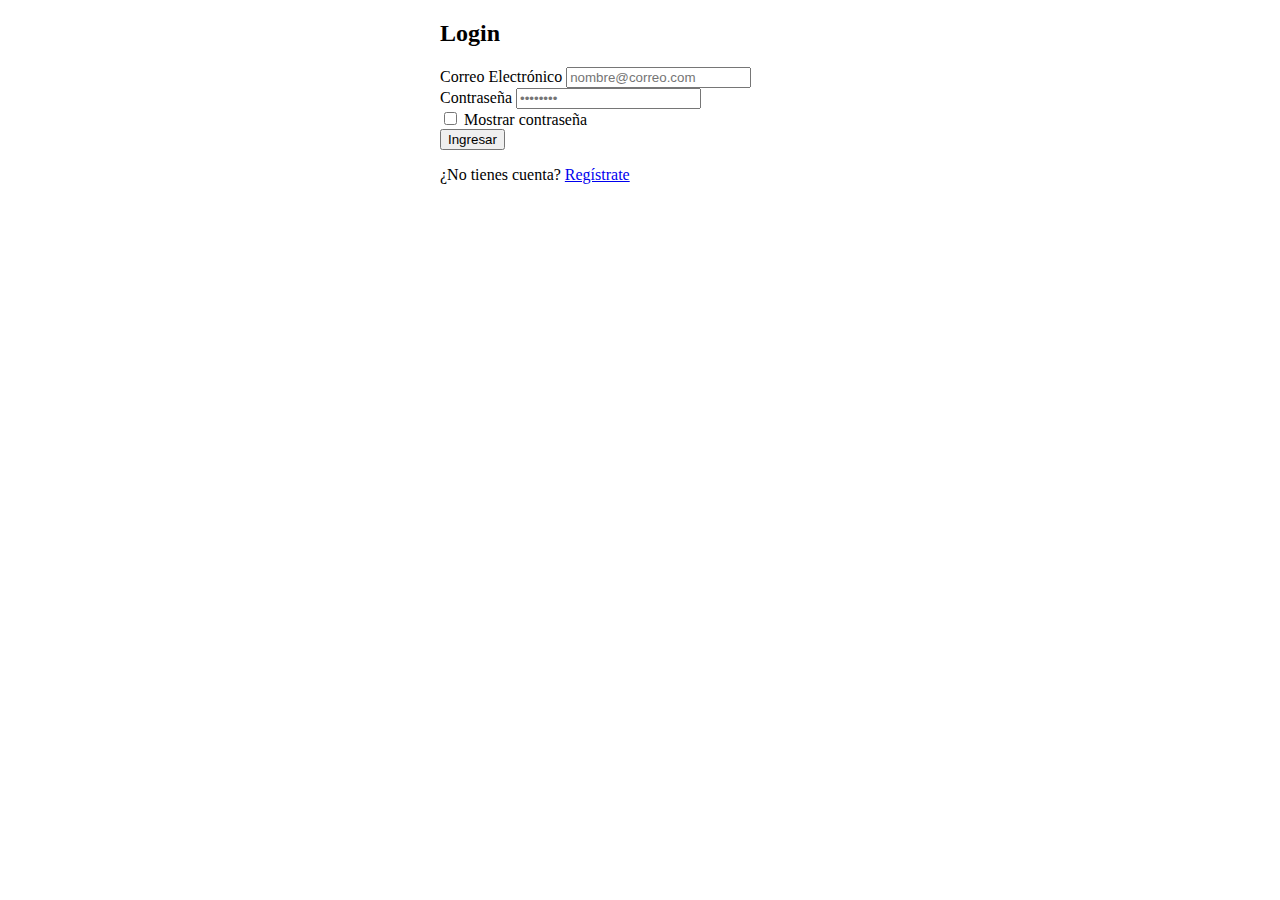
<file: index.html>
<!DOCTYPE html>
<html lang="en">

<head>
  <meta charset="UTF-8">
  <meta name="viewport" content="width=device-width, initial-scale=1.0">
  <link rel="stylesheet" href="/css/styles.css">
  <link href="https://cdn.jsdelivr.net/npm/bootstrap@5.3.8/dist/css/bootstrap.min.css" rel="stylesheet"
    integrity="sha384-sRIl4kxILFvY47J16cr9ZwB07vP4J8+LH7qKQnuqkuIAvNWLzeN8tE5YBujZqJLB" crossorigin="anonymous">
  <title>Login</title>
</head>

<body class="index">

  <div class="container d-flex justify-content-center align-items-center vh-100">
    <div class="card p-4 shadow-lg border-0" >
      <div class="card-body">
        <h2 class="text-center mb-4 fw-bold text-primary">Login</h2>

        <form id="login">
          <div class="mb-3">
            <label for="mail" class="form-label fw-semibold">Correo Electrónico</label>
            <input type="email" class="form-control" id="mail" placeholder="nombre@correo.com">
          </div>

          <div class="mb-3">
            <label for="pass" class="form-label fw-semibold">Contraseña</label>
            <input type="password" class="form-control" id="pass" placeholder="••••••••">
          </div>

          <div id="error-container" class="mt-2"></div>

          <div class="mb-3 form-check">
            <input type="checkbox" class="form-check-input" id="check">
            <label class="form-check-label" for="check">Mostrar contraseña</label>
          </div>

          <button type="submit" class="btn btn-primary w-100 py-2 mb-3 fw-bold">Ingresar</button>
        </form>

        <div class="text-center">
          <p class="small text-muted">¿No tienes cuenta?
            <a href="/registrar.html" class="text-decoration-none">Regístrate</a>
          </p>
        </div>
      </div>
    </div>
  </div>
  <script src="/js/jquery-3.7.1.min.js"></script>
  <script src="/js/main.js"></script>
  <script src="https://cdn.jsdelivr.net/npm/bootstrap@5.3.8/dist/js/bootstrap.bundle.min.js"
    integrity="sha384-FKyoEForCGlyvwx9Hj09JcYn3nv7wiPVlz7YYwJrWVcXK/BmnVDxM+D2scQbITxI"
    crossorigin="anonymous"></script>

</body>

</html>
</file>
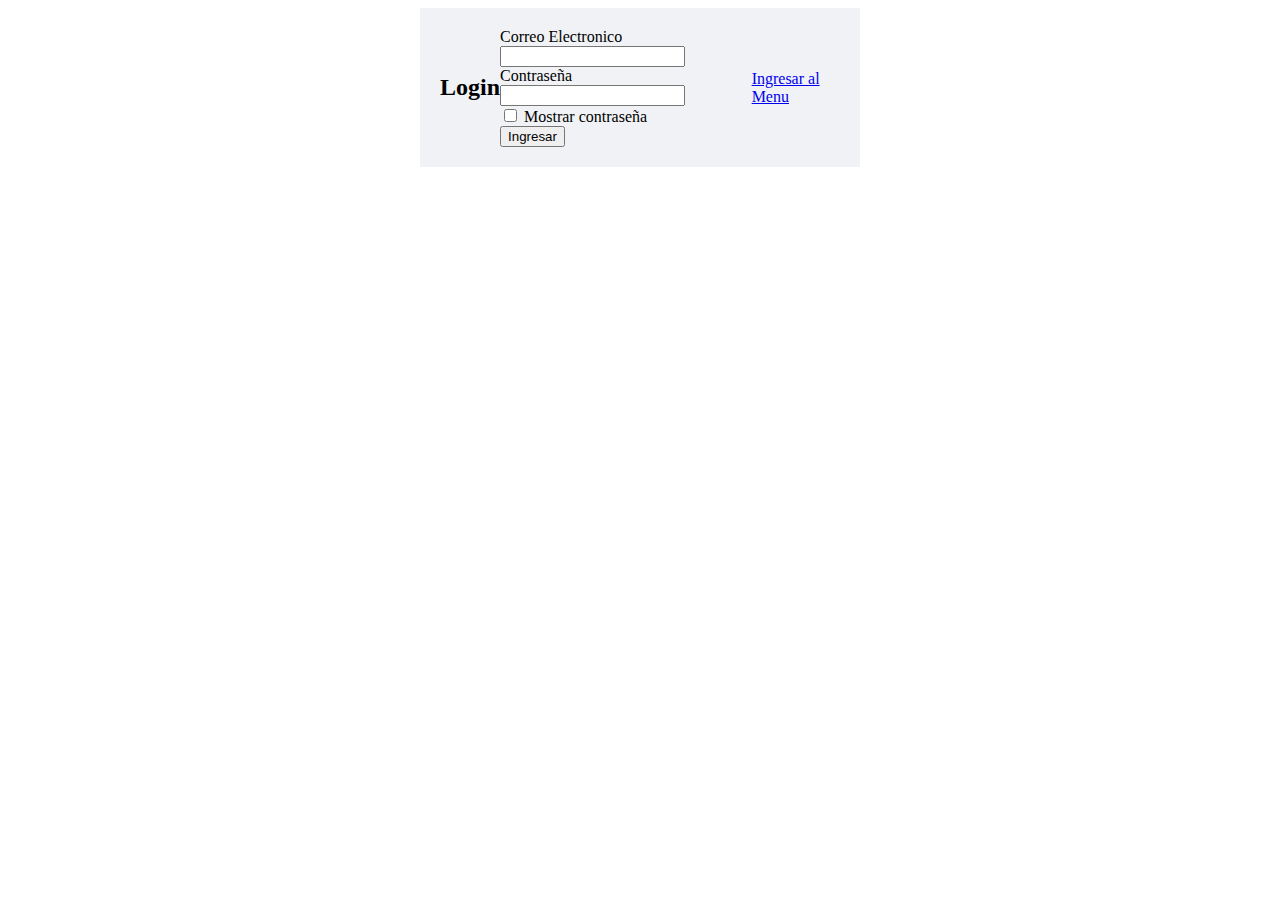
<file: wallet/index.html>
<!DOCTYPE html>
<html lang="en">

<head>
  <meta charset="UTF-8">
  <meta name="viewport" content="width=device-width, initial-scale=1.0">
  <link rel="stylesheet" href="/css/styles.css">
  <link href="https://cdn.jsdelivr.net/npm/bootstrap@5.3.8/dist/css/bootstrap.min.css" rel="stylesheet"
    integrity="sha384-sRIl4kxILFvY47J16cr9ZwB07vP4J8+LH7qKQnuqkuIAvNWLzeN8tE5YBujZqJLB" crossorigin="anonymous">
  <title>Login</title>
</head>

<body class="index">

  <div class="container index">
    <h2>Login</h2>
    <form>
  <div class="mb-3 w-50">
    <label for="exampleInputEmail1" class="form-label">Correo Electronico</label>
    <input type="email" class="form-control" id="mail" aria-describedby="emailHelp">
  </div>
  <div class="mb-3 w-50">
    <label for="exampleInputPassword1" class="form-label">Contraseña</label>
    <input type="password" class="form-control" id="pass">
  </div>
  <div class="mb-3 form-check">
    <input type="checkbox" class="form-check-input" id="check">
    <label class="form-check-label" for="exampleCheck1">Mostrar contraseña</label>
  </div>
  <button id="login" type="submit" class="btn btn-primary m-1">Ingresar</button>
</form>

    <a href="/menu.html" class="btn btn-secondary">Ingresar al Menu</a>
  </div>


      <script src="/js/main.js"></script>
      <script src="https://cdn.jsdelivr.net/npm/bootstrap@5.3.8/dist/js/bootstrap.bundle.min.js" integrity="sha384-FKyoEForCGlyvwx9Hj09JcYn3nv7wiPVlz7YYwJrWVcXK/BmnVDxM+D2scQbITxI" crossorigin="anonymous"></script>
</body>

</html>
</file>
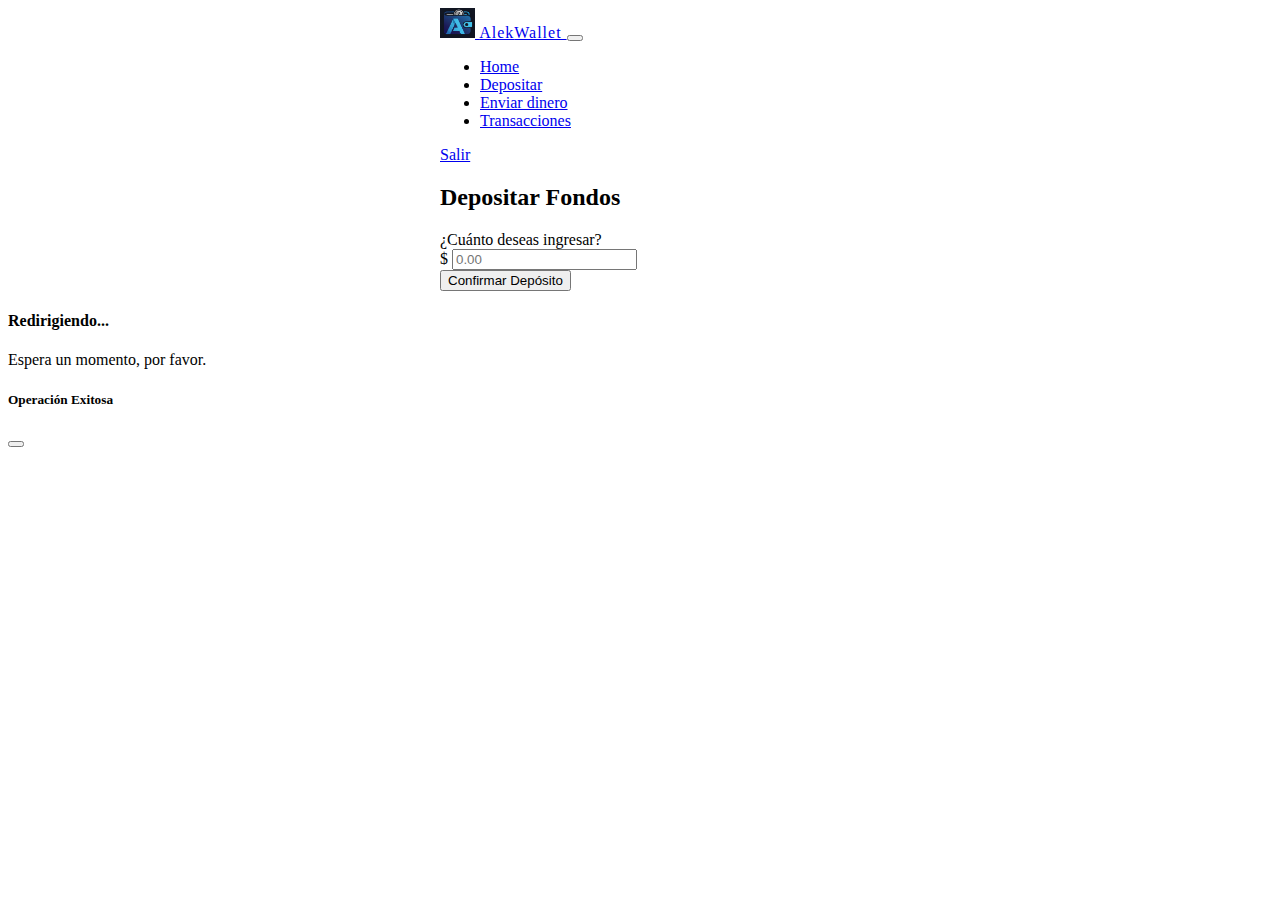
<file: deposit.html>
<!DOCTYPE html>
<html lang="en">

<head>
  <meta charset="UTF-8">
  <meta name="viewport" content="width=device-width, initial-scale=1.0">
  <link rel="stylesheet" href="/css/styles.css">
  <link href="https://cdn.jsdelivr.net/npm/bootstrap@5.3.8/dist/css/bootstrap.min.css" rel="stylesheet"
    integrity="sha384-sRIl4kxILFvY47J16cr9ZwB07vP4J8+LH7qKQnuqkuIAvNWLzeN8tE5YBujZqJLB" crossorigin="anonymous">
  <title>Depositar</title>
</head>

<body>
  <nav class="navbar navbar-expand-lg bg-white shadow-sm py-3">
    <div class="container">
      <a class="navbar-brand fw-bold fs-4 text-primary" href="/menu.html" style="letter-spacing: 1px;">
        <img src="/img/logo.png" alt="Logo" width="35" height="30" class="d-inline-block align-text-top me-2">
        <span class="text-dark">Alek</span>Wallet
      </a>

      <button class="navbar-toggler border-0" type="button" data-bs-toggle="collapse"
        data-bs-target="#navbarSupportedContent">
        <span class="navbar-toggler-icon"></span>
      </button>

      <div class="collapse navbar-collapse" id="navbarSupportedContent">
        <ul class="navbar-nav mx-auto mb-2 mb-lg-0 gap-lg-4">
          <li class="nav-item">
            <a class="nav-link active fw-semibold" href="/menu.html" id="home">Home</a>
          </li>
          <li class="nav-item">
            <a class="nav-link fw-semibold" href="/deposit.html" id="deposit">Depositar</a>
          </li>
          <li class="nav-item">
            <a class="nav-link fw-semibold" href="/sendmoney.html" id="sendmoney">Enviar dinero</a>
          </li>
          <li class="nav-item">
            <a class="nav-link fw-semibold" href="/transactions.html" id="transactions">Transacciones</a>
          </li>
        </ul>

        <div class="d-flex">
          <a href="/login.html" class="btn btn-outline-danger btn-sm rounded-pill px-3">Salir</a>
        </div>
      </div>
    </div>
  </nav>

  <div class="container d-flex justify-content-center mt-5">
    <div class="card shadow-sm p-4" style="width: 100%; max-width: 500px; border-radius: 15px;">
      <h2 class="text-center mb-4">Depositar Fondos</h2>
      <form id="form">
        <div class="mb-3">
          <label for="inDinero" class="form-label text-muted">¿Cuánto deseas ingresar?</label>
          <div class="input-group input-group-lg">
            <span class="input-group-text">$</span>
            <input id="inDinero" type="number" class="form-control" placeholder="0.00" required>
          </div>
        </div>
        <button id="guardarDinero" type="submit" class="btn btn-primary w-100 py-2 fw-bold">
          Confirmar Depósito
        </button>
      </form>
    </div>
  </div>

  <!--Modal-->
  <div class="modal fade" id="modalRedireccion" data-bs-backdrop="static" data-bs-keyboard="false" tabindex="-1"
    aria-hidden="true">
    <div class="modal-dialog modal-dialog-centered">
      <div class="modal-content text-center p-4">
        <div class="modal-body">
          <div class="spinner-border text-primary mb-3" role="status"></div>
          <h4 id="redirigiendo" class="fw-bold">Redirigiendo...</h4>
          <p class="text-muted">Espera un momento, por favor.</p>
        </div>
      </div>
    </div>
  </div>

  <!--modal de deposito exitoso-->
  <div class="modal fade" id="modalResultado" tabindex="-1" aria-hidden="true">
    <div class="modal-dialog modal-dialog-centered">
      <div class="modal-content">
        <div class="modal-header bg-primary text-white">
          <h5 class="modal-title">Operación Exitosa</h5>
          <button type="button" class="btn-close btn-close-white" data-bs-dismiss="modal" aria-label="Close"></button>
        </div>
        <div class="modal-body text-center">
          <p id="mensajeModal"></p>
          <h3 class="fw-bold" id="nuevoSaldoModal"></h3>
        </div>
      </div>
    </div>
  </div>

  <script src="/js/jquery-3.7.1.min.js"></script>
  <script src="/js/menu.js"></script>
  <script src="/js/deposito.js"></script>
  <script src="https://cdn.jsdelivr.net/npm/bootstrap@5.3.8/dist/js/bootstrap.bundle.min.js"
    integrity="sha384-FKyoEForCGlyvwx9Hj09JcYn3nv7wiPVlz7YYwJrWVcXK/BmnVDxM+D2scQbITxI"
    crossorigin="anonymous"></script>

</body>

</html>
</file>
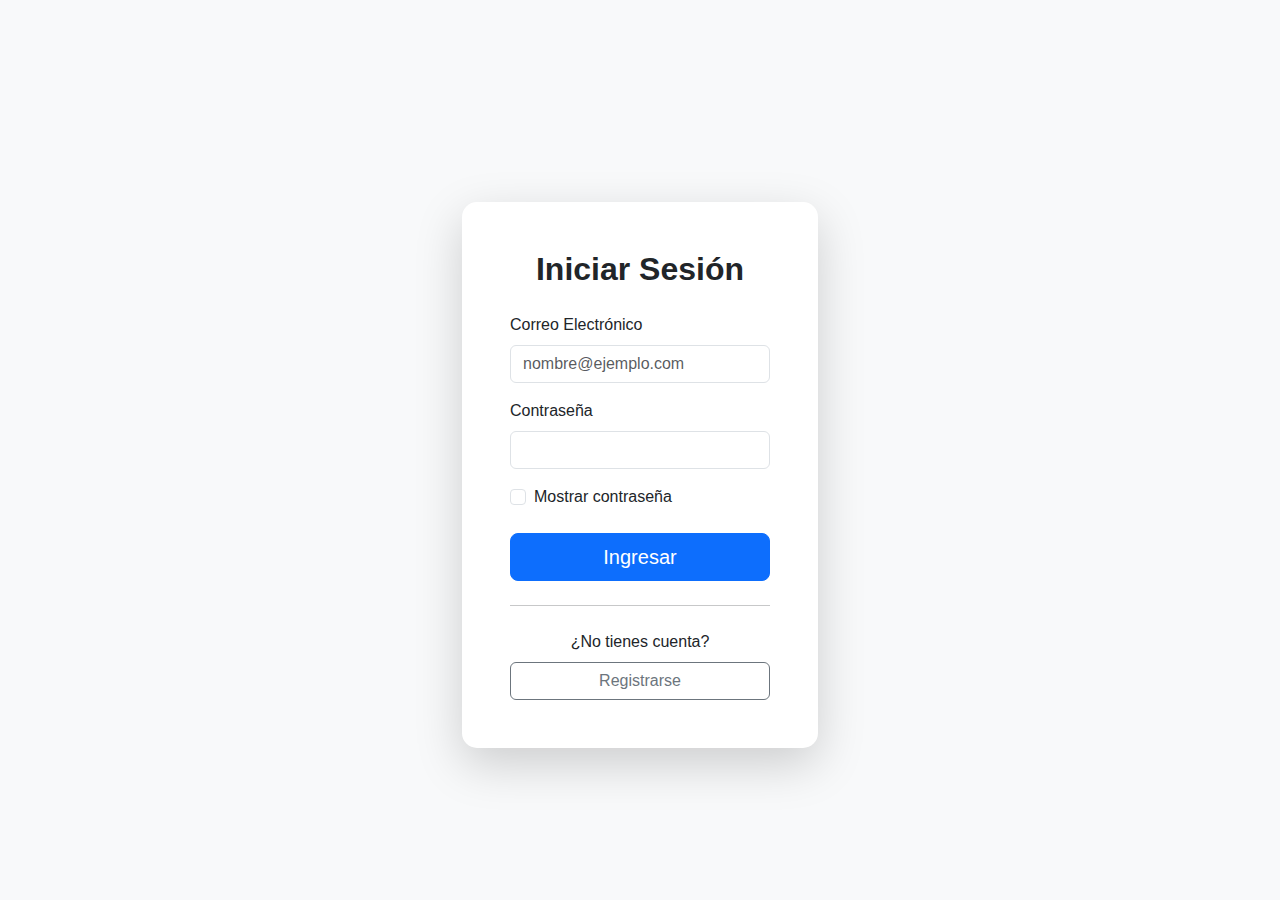
<file: login.html>
<!DOCTYPE html>
<html lang="es">
<head>
  <meta charset="UTF-8">
  <meta name="viewport" content="width=device-width, initial-scale=1.0">
  <title>Login Profesional</title>
  <link href="https://cdn.jsdelivr.net/npm/bootstrap@5.3.0/dist/css/bootstrap.min.css" rel="stylesheet">
  <link rel="stylesheet" href="/css/login.css">
</head>

<body class="bg-light d-flex align-items-center vh-100">

  <div class="container">
    <div class="row justify-content-center">
      <div class="col-12 col-md-6 col-lg-4">
        
        <div id="error-container"></div>

        <div class="card shadow-lg border-0">
          <div class="card-body p-5">
            <h2 class="text-center fw-bold mb-4">Iniciar Sesión</h2>
            
            <form id="login">
              <div class="mb-3">
                <label for="mail" class="form-label">Correo Electrónico</label>
                <input type="email" class="form-control" id="mail" placeholder="nombre@ejemplo.com" required>
              </div>

              <div class="mb-3">
                <label for="pass" class="form-label">Contraseña</label>
                <input type="password" class="form-control" id="pass" required>
              </div>

              <div class="mb-4 form-check">
                <input type="checkbox" class="form-check-input" id="check">
                <label class="form-check-label" for="check">Mostrar contraseña</label>
              </div>

              <div class="d-grid gap-2">
                <button type="submit" class="btn btn-primary btn-lg">Ingresar</button>
                <hr class="my-3">
                <p class="text-center mb-0">¿No tienes cuenta?</p>
                <a href="/registrar.html" class="btn btn-outline-secondary">Registrarse</a>
              </div>
            </form>

          </div>
        </div>
        
      </div>
    </div>
  </div>

  <script src="https://code.jquery.com/jquery-3.7.1.min.js"></script>
  <script src="/js/main.js"></script>
  <script src="https://cdn.jsdelivr.net/npm/bootstrap@5.3.0/dist/js/bootstrap.bundle.min.js"></script>
</body>
</html>
</file>
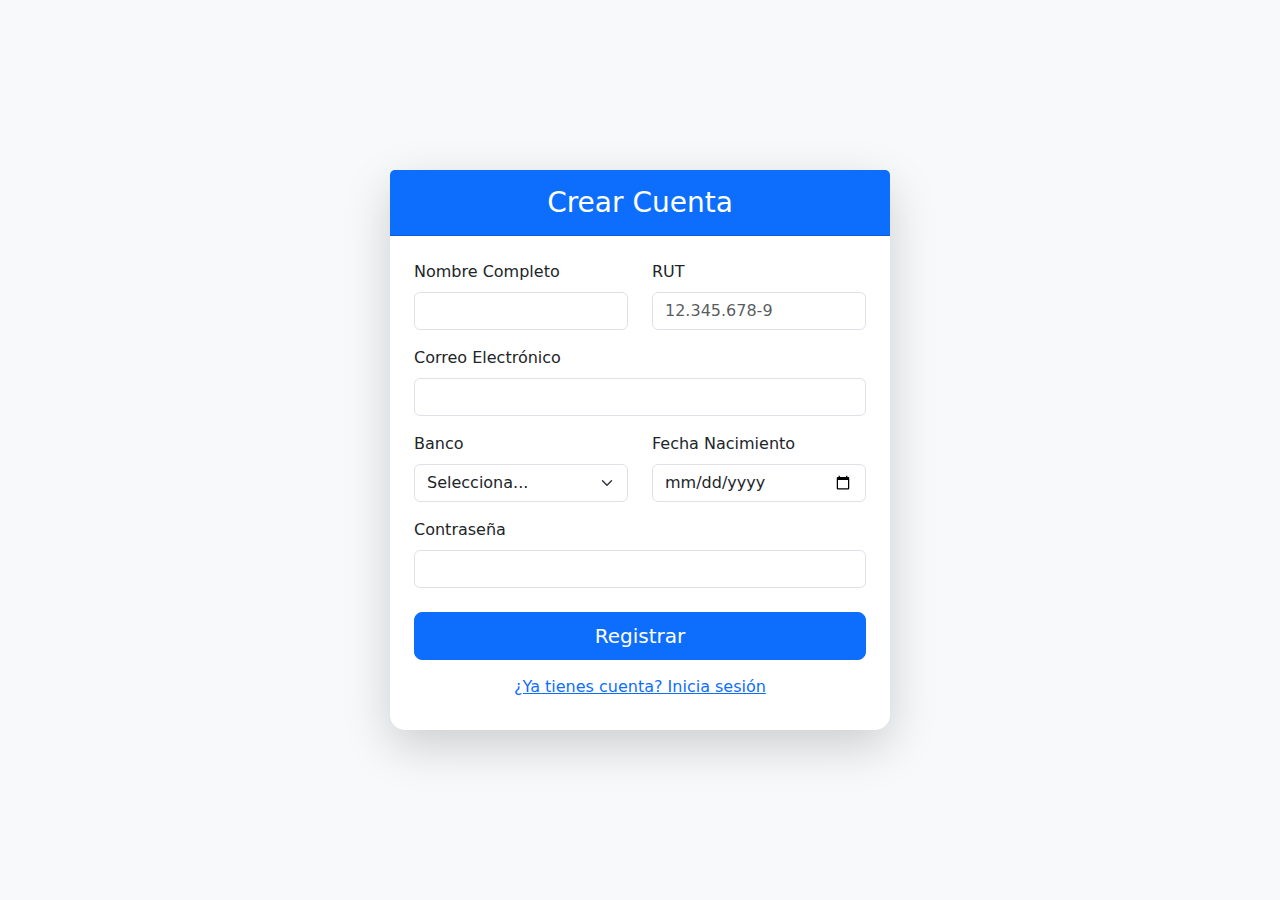
<file: registrar.html>
<!DOCTYPE html>
<html lang="es">
<head>
    <meta charset="UTF-8">
    <meta name="viewport" content="width=device-width, initial-scale=1.0">
    <title>Registro de Usuario</title>
    <link href="https://cdn.jsdelivr.net/npm/bootstrap@5.3.0/dist/css/bootstrap.min.css" rel="stylesheet">
    <link rel="stylesheet" href="/css/register.css">
    <style>
        body.register {
            background: #f8f9fa;
            min-height: 100vh;
            display: flex;
            align-items: center;
        }
        .card { border-radius: 15px; }
    </style>
</head>
<body class="register">

<div class="container py-5">
    <div class="row justify-content-center">
        <div class="col-12 col-md-8 col-lg-6">
            <div class="card shadow-lg border-0">
                <div class="card-header bg-primary text-white text-center py-3">
                    <h3 class="mb-0">Crear Cuenta</h3>
                </div>
                <div class="card-body p-4">
                    <form id="registroForm">
                        <div class="row">
                            <div class="col-md-6 mb-3">
                                <label for="nombre" class="form-label">Nombre Completo</label>
                                <input type="text" class="form-control" id="nombre" required>
                            </div>
                            <div class="col-md-6 mb-3">
                                <label for="rut" class="form-label">RUT</label>
                                <input type="text" class="form-control" id="rut" placeholder="12.345.678-9" required>
                            </div>
                        </div>

                        <div class="mb-3">
                            <label for="email" class="form-label">Correo Electrónico</label>
                            <input type="email" class="form-control" id="email" required>
                        </div>

                        <div class="row">
                            <div class="col-md-6 mb-3">
                                <label for="banco" class="form-label">Banco</label>
                                <select class="form-select" id="banco" required>
                                    <option value="" selected disabled>Selecciona...</option>
                                    <option value="Banco de Chile">Banco de Chile</option>
                                    <option value="Banco Estado">Banco Estado</option>
                                    <option value="Santander">Santander</option>
                                    <option value="BCI">BCI</option>
                                </select>
                            </div>
                            <div class="col-md-6 mb-3">
                                <label for="fechaNacimiento" class="form-label">Fecha Nacimiento</label>
                                <input type="date" class="form-control" id="fechaNacimiento" required>
                            </div>
                        </div>

                        <div class="mb-4">
                            <label for="password" class="form-label">Contraseña</label>
                            <input type="password" class="form-control" id="password" required>
                        </div>

                        <div class="d-grid gap-2">
                            <button type="submit" class="btn btn-primary btn-lg">Registrar</button>
                            <a href="login.html" class="btn btn-link">¿Ya tienes cuenta? Inicia sesión</a>
                        </div>
                    </form>
                </div>
            </div>
        </div>
    </div>
</div>

<div class="modal fade" id="successModal" tabindex="-1" aria-hidden="true">
  <div class="modal-dialog modal-dialog-centered">
    <div class="modal-content">
      <div class="modal-body text-center p-5">
        <div class="text-success mb-3">
            <svg xmlns="http://www.w3.org/2000/svg" width="64" height="64" fill="currentColor" class="bi bi-check-circle-fill" viewBox="0 0 16 16">
                <path d="M16 8A8 8 0 1 1 0 8a8 8 0 0 1 16 0zm-3.97-3.03a.75.75 0 0 0-1.08.022L7.477 9.417 5.384 7.323a.75.75 0 0 0-1.06 1.06L6.97 11.03a.75.75 0 0 0 1.079-.02l3.992-4.99a.75.75 0 0 0-.01-1.05z"/>
            </svg>
        </div>
        <h4>¡Registro Exitoso!</h4>
        <p class="text-muted">Tu cuenta ha sido creada correctamente. Serás redirigido al login.</p>
      </div>
    </div>
  </div>
</div>

<script src="https://code.jquery.com/jquery-3.7.1.min.js"></script>
<script src="https://cdn.jsdelivr.net/npm/bootstrap@5.3.0/dist/js/bootstrap.bundle.min.js"></script>
<script src="/js/registrar.js"></script>
</body>
</html>
</file>
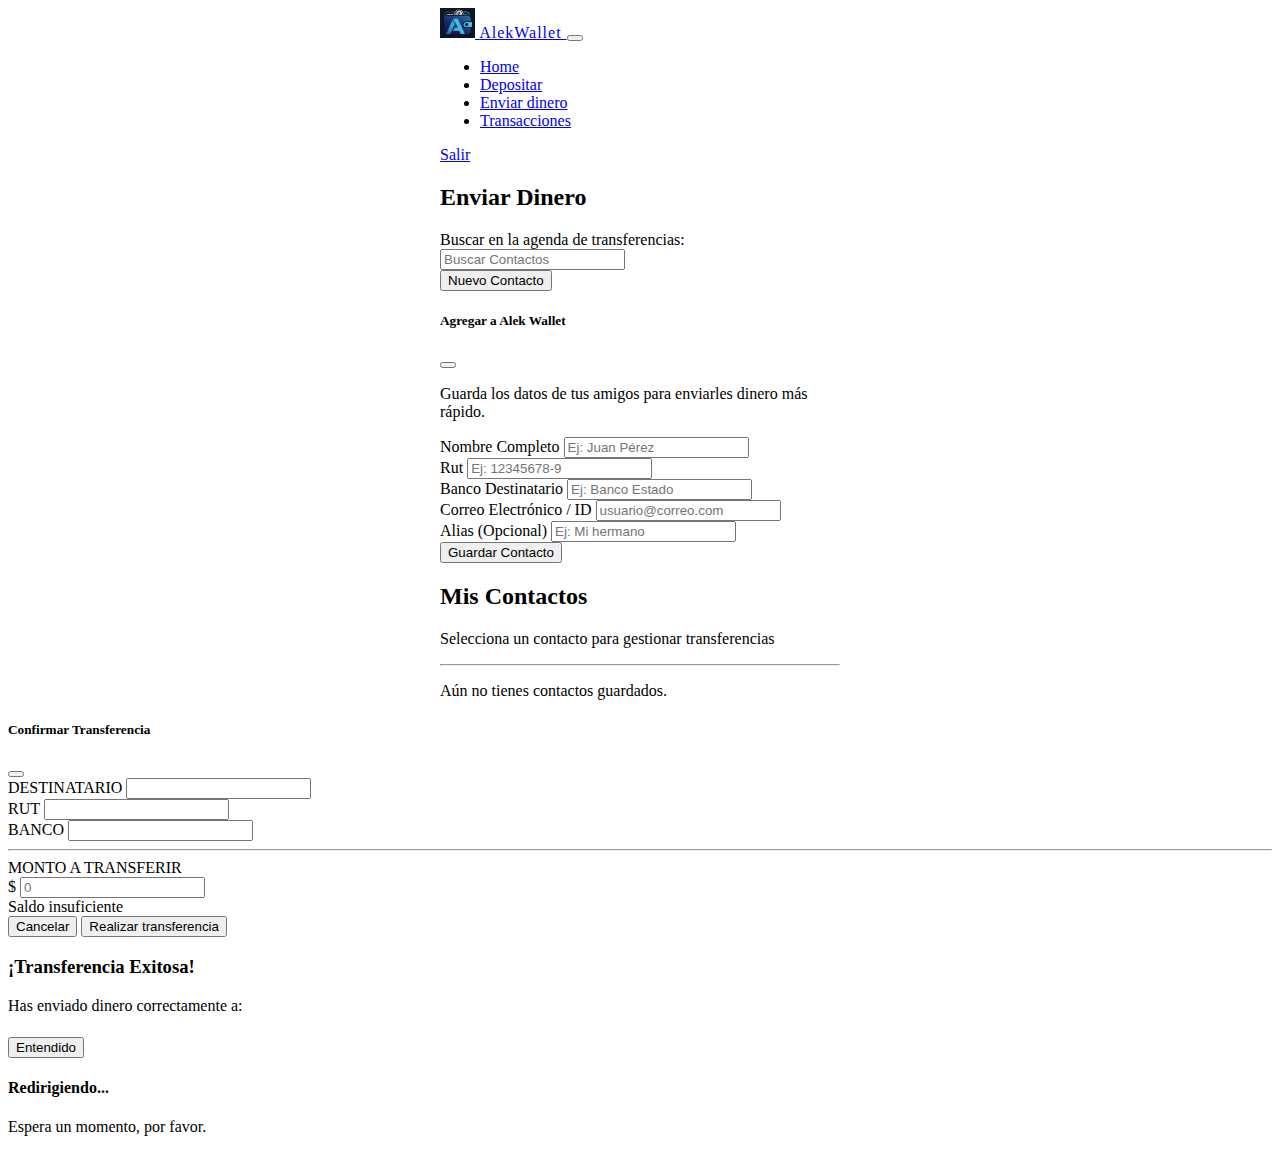
<file: sendmoney.html>
<!DOCTYPE html>
<html lang="en">

<head>
  <meta charset="UTF-8">
  <meta name="viewport" content="width=device-width, initial-scale=1.0">
  <link rel="stylesheet" href="/css/styles.css">
  <link href="https://cdn.jsdelivr.net/npm/bootstrap@5.3.8/dist/css/bootstrap.min.css" rel="stylesheet"
    integrity="sha384-sRIl4kxILFvY47J16cr9ZwB07vP4J8+LH7qKQnuqkuIAvNWLzeN8tE5YBujZqJLB" crossorigin="anonymous">
  <title>Enviar Dinero</title>
</head>

<body>
  <nav class="navbar navbar-expand-lg bg-white shadow-sm py-3">
    <div class="container">
      <a class="navbar-brand fw-bold fs-4 text-primary" href="/menu.html" style="letter-spacing: 1px;">
        <img src="/img/logo.png" alt="Logo" width="35" height="30" class="d-inline-block align-text-top me-2">
        <span class="text-dark">Alek</span>Wallet
      </a>

      <button class="navbar-toggler border-0" type="button" data-bs-toggle="collapse"
        data-bs-target="#navbarSupportedContent">
        <span class="navbar-toggler-icon"></span>
      </button>

      <div class="collapse navbar-collapse" id="navbarSupportedContent">
        <ul class="navbar-nav mx-auto mb-2 mb-lg-0 gap-lg-4">
          <li class="nav-item">
            <a class="nav-link active fw-semibold" href="/menu.html" id="home">Home</a>
          </li>
          <li class="nav-item">
            <a class="nav-link fw-semibold" href="/deposit.html" id="deposit">Depositar</a>
          </li>
          <li class="nav-item">
            <a class="nav-link fw-semibold" href="/sendmoney.html" id="sendmoney">Enviar dinero</a>
          </li>
          <li class="nav-item">
            <a class="nav-link fw-semibold" href="/transactions.html" id="transactions">Transacciones</a>
          </li>
        </ul>

        <div class="d-flex">
          <a href="/login.html" class="btn btn-outline-danger btn-sm rounded-pill px-3">Salir</a>
        </div>
      </div>
    </div>
  </nav>

  <!--formulario para elegir un contacto-->
  <div class="container">
    <h2>Enviar Dinero</h2>
    <form>
      <div class="form-group">
        <label for="searchContact">Buscar en la agenda de transferencias:</label>
        <input type="text" class="form-control" id="searchContact" placeholder="Buscar Contactos">
      </div>
      <div class="text-center mt-3">
        <button class="btn btn-dark rounded-pill px-4 shadow-sm" type="button" data-bs-toggle="offcanvas"
          data-bs-target="#offcanvasContacto" aria-controls="offcanvasContacto">
          <i class="bi bi-person-plus-fill me-2"></i>Nuevo Contacto
        </button>
      </div>
      <!--formulario para agregar gente-->
      <div class="offcanvas offcanvas-end" tabindex="-1" id="offcanvasContacto" aria-labelledby="offcanvasLabel">
        <div class="offcanvas-header bg-primary text-white">
          <h5 class="offcanvas-title fw-bold" id="offcanvasLabel">Agregar a Alek Wallet</h5>
          <button type="button" class="btn-close btn-close-white" data-bs-dismiss="offcanvas"
            aria-label="Close"></button>
        </div>
        <div class="offcanvas-body">
          <p class="text-muted">Guarda los datos de tus amigos para enviarles dinero más rápido.</p>
          <!--inicio de formulario-->
          <form id="formNuevoContacto">
            <div class="mb-3">
              <label class="form-label fw-semibold">Nombre Completo</label>
              <input type="text" id="nombreContacto" class="form-control" placeholder="Ej: Juan Pérez" required>
            </div>

            <div class="mb-3">
              <label class="form-label fw-semibold">Rut</label>
              <input type="text" id="rutContacto" class="form-control" placeholder="Ej: 12345678-9" required>
            </div>

            <div class="mb-3">
              <label class="form-label fw-semibold">Banco Destinatario</label>
              <input type="text" id="nombreBanco" class="form-control" placeholder="Ej: Banco Estado" required>
            </div>

            <div class="mb-3">
              <label class="form-label fw-semibold">Correo Electrónico / ID</label>
              <input type="email" id="idContacto" class="form-control" placeholder="usuario@correo.com" required>
            </div>

            <div class="mb-4">
              <label class="form-label fw-semibold">Alias (Opcional)</label>
              <input type="text" id="aliasContacto" class="form-control" placeholder="Ej: Mi hermano">
            </div>
            <!--fin formulario-->
            <button id="subContacto" type="submit" class="btn btn-primary w-100 py-2 shadow">
              Guardar Contacto
            </button>
          </form>
        </div>
      </div>
    </form>
    <!--lista de contactos-->
    <div class="container mt-5 px-4">
      <div class="row mb-4 text-center">
        <div class="col-12">
          <h2 class="fw-bold text-dark">Mis Contactos</h2>
          <p class="text-muted">Selecciona un contacto para gestionar transferencias</p>
          <hr class="w-25 mx-auto border-primary border-2 opacity-75">
        </div>
      </div>
      <div id="listaContactos" class="row g-4 justify-content-center">
      </div>
    </div>
  </div>
  <!-- generamos un nuevo modal que pida el monto -->

  <!--Cuerpo del modal-->

  <div class="modal fade" id="modalTransf" tabindex="-1" aria-hidden="true">
    <div class="modal-dialog modal-dialog-centered">
      <div class="modal-content border-0 shadow-lg">
        <div class="modal-header bg-dark text-white">
          <h5 class="modal-title fw-bold">Confirmar Transferencia</h5>
          <button type="button" class="btn-close btn-close-white" data-bs-dismiss="modal" aria-label="Close"></button>
        </div>
        <div class="modal-body p-4">
          <div class="mb-3">
            <label class="form-label small text-muted fw-bold">DESTINATARIO</label>
            <input type="text" id="infoNombre" class="form-control bg-light border-0" readonly>
          </div>

          <div class="row mb-3">
            <div class="col-6">
              <label class="form-label small text-muted fw-bold">RUT</label>
              <input type="text" id="infoRut" class="form-control bg-light border-0" readonly>
            </div>
            <div class="col-6">
              <label class="form-label small text-muted fw-bold">BANCO</label>
              <input type="text" id="infoBanco" class="form-control bg-light border-0" readonly>
            </div>
          </div>
          <hr class="my-4">

          <div class="mb-3">
            <label for="montoTransferir" class="form-label fw-bold text-primary">MONTO A TRANSFERIR</label>
            <div class="input-group input-group-lg">
              <span class="input-group-text bg-white border-primary text-primary">$</span>
              <input type="number" id="montoTransferir" class="form-control border-primary" placeholder="0">
            </div>
            <div id="errorMonto" class="text-danger small mt-1 d-none">Saldo insuficiente</div>
          </div>
        </div>
        <div class="modal-footer border-0">
          <button type="button" class="btn btn-outline-secondary px-4" data-bs-dismiss="modal">Cancelar</button>
          <button type="button" id="btnConfirmarTransf" class="btn btn-primary px-4 fw-bold">Realizar
            transferencia</button>
        </div>
      </div>
    </div>
  </div>

  <!--modal de que se realizo la transferencia-->
  <div class="modal fade" id="modalExito" tabindex="-1" aria-hidden="true">
    <div class="modal-dialog modal-dialog-centered">
      <div class="modal-content border-0 shadow-lg text-center">
        <div class="modal-body p-5">
          <div class="mb-4">
            <i class="bi bi-check-circle-fill text-success" style="font-size: 4rem;"></i>
          </div>
          <h3 class="fw-bold mb-3">¡Transferencia Exitosa!</h3>
          <p class="text-muted">Has enviado dinero correctamente a:</p>

          <div class="bg-light p-3 rounded-3 mb-4">
            <h5 id="exitoNombre" class="fw-bold mb-1 text-dark"></h5>
            <p id="exitoMonto" class="fs-4 fw-bold text-danger mb-0"></p>
          </div>

          <button type="button" class="btn btn-primary w-100 py-2 fw-bold" data-bs-dismiss="modal">
            Entendido
          </button>
        </div>
      </div>
    </div>
  </div>

  <!--modal que realiza la redireccion-->
  <div class="modal fade" id="modalRedireccion" data-bs-backdrop="static" data-bs-keyboard="false" tabindex="-1"
    aria-hidden="true">
    <div class="modal-dialog modal-dialog-centered">
      <div class="modal-content text-center p-4">
        <div class="modal-body">
          <div class="spinner-border text-primary mb-3" role="status"></div>
          <h4 id="redirigiendo" class="fw-bold">Redirigiendo...</h4>
          <p class="text-muted">Espera un momento, por favor.</p>
        </div>
      </div>
    </div>
  </div>

  <script src="/js/jquery-3.7.1.min.js"></script>
  <script src="/js/menu.js"></script>
  <script src="https://cdn.jsdelivr.net/npm/bootstrap@5.3.8/dist/js/bootstrap.bundle.min.js"
    integrity="sha384-FKyoEForCGlyvwx9Hj09JcYn3nv7wiPVlz7YYwJrWVcXK/BmnVDxM+D2scQbITxI"
    crossorigin="anonymous"></script>
  <script src="/js/transferencia.js"></script>
</body>

</html>
</file>
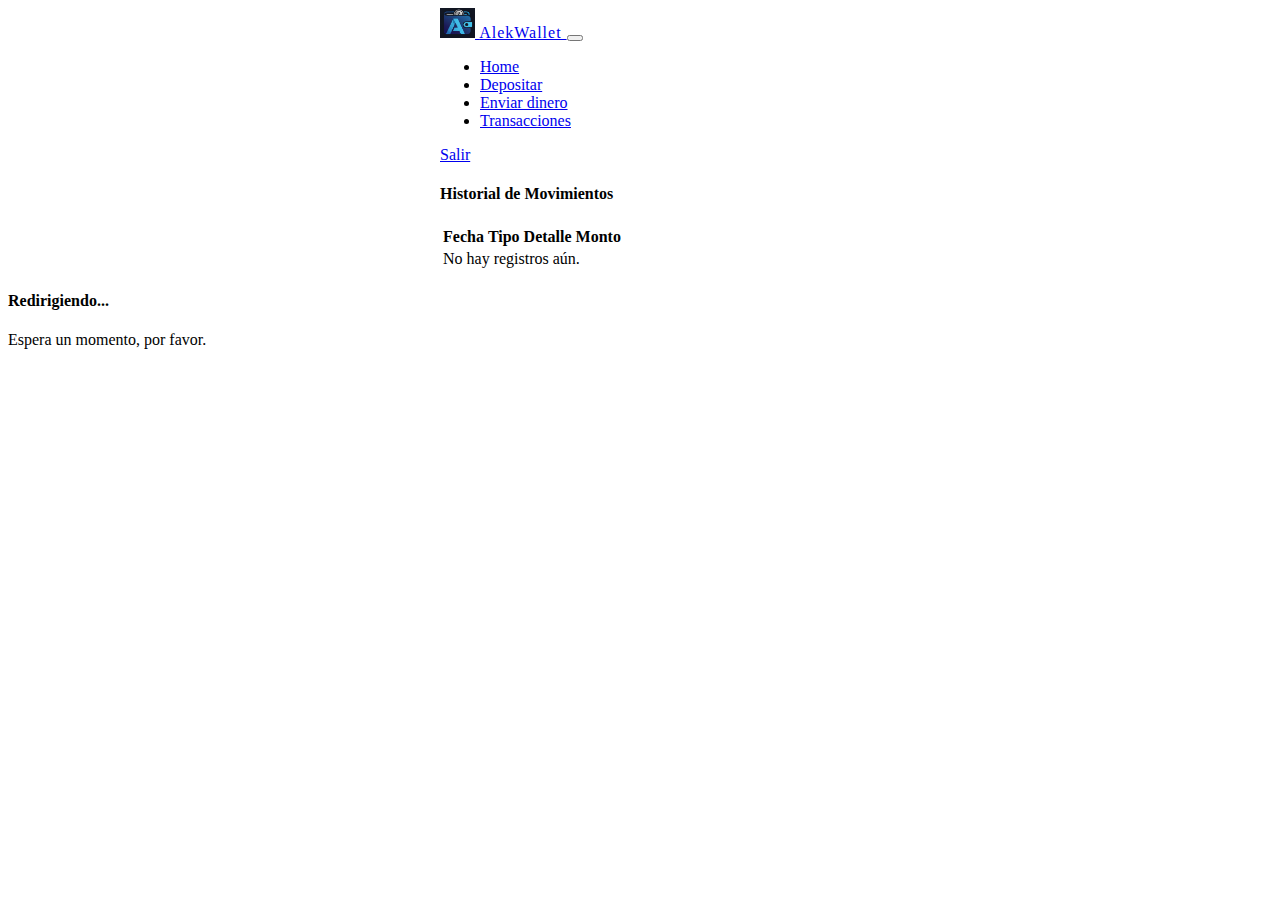
<file: transactions.html>
<!DOCTYPE html>
<html lang="en">

<head>
  <meta charset="UTF-8">
  <meta name="viewport" content="width=device-width, initial-scale=1.0">
  <link rel="stylesheet" href="/css/styles.css">
  <link href="https://cdn.jsdelivr.net/npm/bootstrap@5.3.8/dist/css/bootstrap.min.css" rel="stylesheet"
    integrity="sha384-sRIl4kxILFvY47J16cr9ZwB07vP4J8+LH7qKQnuqkuIAvNWLzeN8tE5YBujZqJLB" crossorigin="anonymous">
  <title>Transacciones</title>
</head>

<body>
  <nav class="navbar navbar-expand-lg bg-white shadow-sm py-3">
    <div class="container">
      <a class="navbar-brand fw-bold fs-4 text-primary" href="/menu.html" style="letter-spacing: 1px;">
        <img src="/img/logo.png" alt="Logo" width="35" height="30" class="d-inline-block align-text-top me-2">
        <span class="text-dark">Alek</span>Wallet
      </a>

      <button class="navbar-toggler border-0" type="button" data-bs-toggle="collapse"
        data-bs-target="#navbarSupportedContent">
        <span class="navbar-toggler-icon"></span>
      </button>

      <div class="collapse navbar-collapse" id="navbarSupportedContent">
        <ul class="navbar-nav mx-auto mb-2 mb-lg-0 gap-lg-4">
          <li class="nav-item">
            <a class="nav-link active fw-semibold" href="/menu.html" id="home">Home</a>
          </li>
          <li class="nav-item">
            <a class="nav-link fw-semibold" href="/deposit.html" id="deposit">Depositar</a>
          </li>
          <li class="nav-item">
            <a class="nav-link fw-semibold" href="/sendmoney.html" id="sendmoney">Enviar dinero</a>
          </li>
          <li class="nav-item">
            <a class="nav-link fw-semibold" href="/transactions.html" id="transactions">Transacciones</a>
          </li>
        </ul>

        <div class="d-flex">
          <a href="/login.html" class="btn btn-outline-danger btn-sm rounded-pill px-3">Salir</a>
        </div>
      </div>
    </div>
  </nav>


  <div class="container mt-5">
    <div class="card shadow border-0 rounded-4">
      <div class="card-header bg-white py-3">
        <h4 class="fw-bold mb-0 text-primary">Historial de Movimientos</h4>
      </div>
      <div class="card-body p-0">
        <div class="table-responsive">
          <table class="table table-hover align-middle mb-0">
            <thead class="table-light">
              <tr>
                <th class="ps-4">Fecha</th>
                <th>Tipo</th>
                <th>Detalle</th>
                <th class="text-end pe-4">Monto</th>
              </tr>
            </thead>
            <tbody id="tablaMovimientos">
            </tbody>
          </table>
        </div>
      </div>
    </div>
  </div>



  <div class="modal fade" id="modalRedireccion" data-bs-backdrop="static" data-bs-keyboard="false" tabindex="-1"
    aria-hidden="true">
    <div class="modal-dialog modal-dialog-centered">
      <div class="modal-content text-center p-4">
        <div class="modal-body">
          <div class="spinner-border text-primary mb-3" role="status"></div>
          <h4 id="redirigiendo" class="fw-bold">Redirigiendo...</h4>
          <p class="text-muted">Espera un momento, por favor.</p>
        </div>
      </div>
    </div>
  </div>


  <script src="/js/jquery-3.7.1.min.js"></script>
  <script src="/js/menu.js"></script>
  <script src="/js/transacciones.js"></script>
  <script src="https://cdn.jsdelivr.net/npm/bootstrap@5.3.8/dist/js/bootstrap.bundle.min.js"
    integrity="sha384-FKyoEForCGlyvwx9Hj09JcYn3nv7wiPVlz7YYwJrWVcXK/BmnVDxM+D2scQbITxI"
    crossorigin="anonymous"></script>

</body>

</html>
</file>
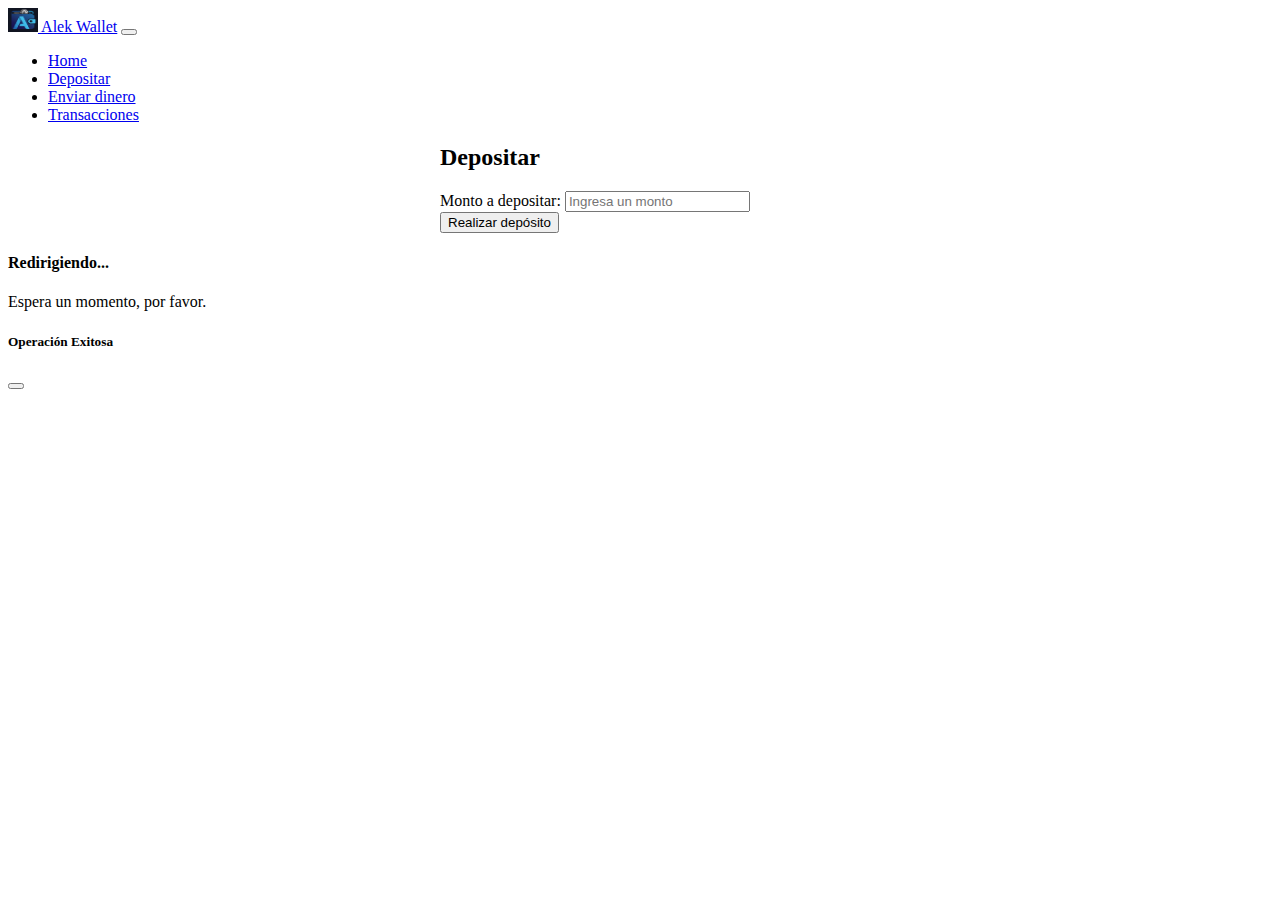
<file: wallet/deposit.html>
<!DOCTYPE html>
<html lang="en">

<head>
  <meta charset="UTF-8">
  <meta name="viewport" content="width=device-width, initial-scale=1.0">
  <link rel="stylesheet" href="/css/styles.css">
  <link href="https://cdn.jsdelivr.net/npm/bootstrap@5.3.8/dist/css/bootstrap.min.css" rel="stylesheet"
    integrity="sha384-sRIl4kxILFvY47J16cr9ZwB07vP4J8+LH7qKQnuqkuIAvNWLzeN8tE5YBujZqJLB" crossorigin="anonymous">
  <title>Depositar</title>
</head>

<body>
  <nav class="navbar navbar-expand-lg bg-body-tertiary">
    <div class="container-fluid">
      <a class="navbar-brand" href="/menu.html">
        <img src="/img/logo.png" alt="Logo" width="30" height="24" class="d-inline-block align-text-top">
        Alek Wallet</a>
      <button class="navbar-toggler" type="button" data-bs-toggle="collapse" data-bs-target="#navbarSupportedContent"
        aria-controls="navbarSupportedContent" aria-expanded="false" aria-label="Toggle navigation">
        <span class="navbar-toggler-icon"></span>
      </button>
      <div class="collapse navbar-collapse " id="navbarSupportedContent">
        <ul class="navbar-nav mb-2 mb-lg-0 mx-auto">
          <li class="nav-item ">
            <a class="nav-link active" aria-current="page" href="/menu.html" id="home">Home</a>
          </li>
          <li class="nav-item">
            <a class="nav-link" href="/deposit.html" id="deposit">Depositar</a>
          </li>
          <li class="nav-item">
            <a class="nav-link" href="/sendmoney.html" id="sendmoney">Enviar dinero</a>
          </li>
          <li class="nav-item">
            <a class="nav-link" href="/transactions.html" id="transactions">Transacciones</a>
          </li>
        </ul>
      </div>
    </div>
  </nav>
  
  <div class="container">
    <h2>Depositar</h2>
    <form id="form">
      <div class="form-group ">
        <label for="depositAmount">Monto a depositar:</label>
        <input id="inDinero" type="number" class="form-control w-50" id="depositAmount" placeholder="Ingresa un monto">
      </div>
      <button id="guardarDinero" type="submit" class="btn btn-primary m-1">Realizar depósito</button>
    </form>
  </div>

    <!--Modal-->
<div  class="modal fade" id="modalRedireccion" data-bs-backdrop="static" data-bs-keyboard="false" tabindex="-1" aria-hidden="true">
  <div class="modal-dialog modal-dialog-centered">
    <div class="modal-content text-center p-4">
      <div class="modal-body">
        <div class="spinner-border text-primary mb-3" role="status"></div>
        <h4 id="redirigiendo" class="fw-bold">Redirigiendo...</h4>
        <p class="text-muted">Espera un momento, por favor.</p>
      </div>
    </div>
  </div>
</div>

<!--modal de deposito exitoso-->
<div class="modal fade" id="modalResultado" tabindex="-1" aria-hidden="true">
  <div class="modal-dialog modal-dialog-centered">
    <div class="modal-content">
      <div class="modal-header bg-primary text-white">
        <h5 class="modal-title">Operación Exitosa</h5>
        <button type="button" class="btn-close btn-close-white" data-bs-dismiss="modal" aria-label="Close"></button>
      </div>
      <div class="modal-body text-center">
        <p id="mensajeModal"></p>
        <h3 class="fw-bold" id="nuevoSaldoModal"></h3>
      </div>
    </div>
  </div>
</div>

   <script src="/js/menu.js"></script>
  <script src="/js/deposito.js"></script>
  <script src="https://cdn.jsdelivr.net/npm/bootstrap@5.3.8/dist/js/bootstrap.bundle.min.js"
    integrity="sha384-FKyoEForCGlyvwx9Hj09JcYn3nv7wiPVlz7YYwJrWVcXK/BmnVDxM+D2scQbITxI"
    crossorigin="anonymous"></script>

</body>

</html>
</file>
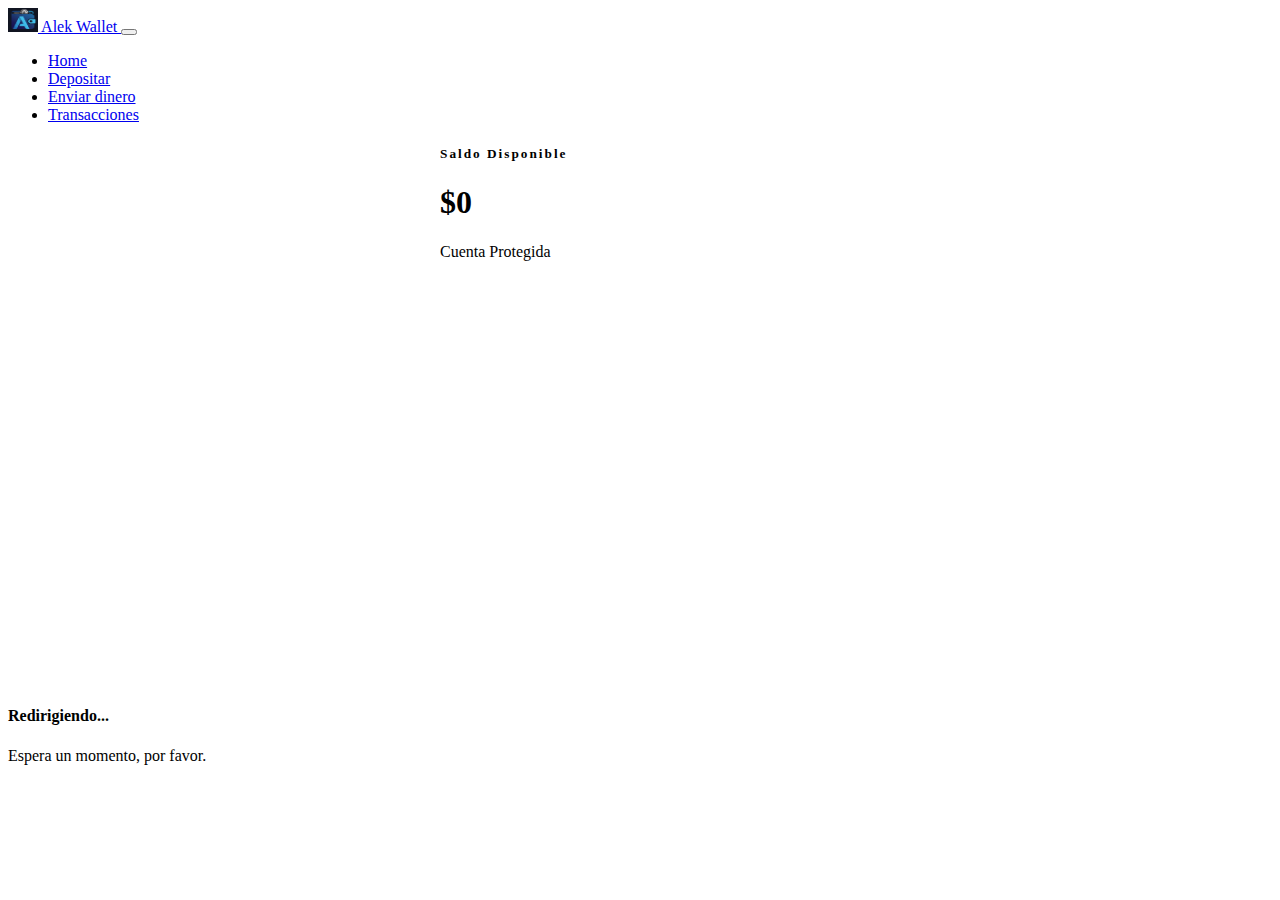
<file: wallet/menu.html>
<!DOCTYPE html>
<html lang="en">

<head>
  <meta charset="UTF-8">
  <meta name="viewport" content="width=device-width, initial-scale=1.0">
  <link rel="stylesheet" href="/css/styles.css">
  <link href="https://cdn.jsdelivr.net/npm/bootstrap@5.3.8/dist/css/bootstrap.min.css" rel="stylesheet"
    integrity="sha384-sRIl4kxILFvY47J16cr9ZwB07vP4J8+LH7qKQnuqkuIAvNWLzeN8tE5YBujZqJLB" crossorigin="anonymous">
  <title>Menu Principal</title>
</head>

<body>
  <nav class="navbar navbar-expand-lg bg-body-tertiary">
    <div class="container-fluid ">
      <a class="navbar-brand" href="/menu.html">
        <img src="/img/logo.png" alt="Logo" width="30" height="24" class="d-inline-block align-text-top">
        Alek Wallet
      </a>
      <button class="navbar-toggler" type="button" data-bs-toggle="collapse" data-bs-target="#navbarSupportedContent"
        aria-controls="navbarSupportedContent" aria-expanded="false" aria-label="Toggle navigation">
        <span class="navbar-toggler-icon"></span>
      </button>
      <div class="collapse navbar-collapse " id="navbarSupportedContent">
        <ul class="navbar-nav mb-2 mb-lg-0 mx-auto">
          <li class="nav-item ">
            <a class="nav-link active" aria-current="page" href="/menu.html" id="home">Home</a>
          </li>
          <li class="nav-item">
            <a class="nav-link" href="/deposit.html" id="deposit">Depositar</a>
          </li>
          <li class="nav-item">
            <a class="nav-link" href="/sendmoney.html" id="sendmoney">Enviar dinero</a>
          </li>
          <li class="nav-item">
            <a class="nav-link" href="/transactions.html" id="transactions">Transacciones</a>
          </li>
        </ul>
      </div>
    </div>
  </nav>

  <div class="container d-flex justify-content-center align-items-center" style="min-height: 60vh;">
  <div class="card shadow-lg border-0 text-center" style="width: 100%; max-width: 400px; border-radius: 20px;">
    <div class="card-body p-5">
      <h5 class="text-muted text-uppercase mb-3" style="letter-spacing: 2px;">Saldo Disponible</h5>
      <h1 class="display-4 fw-bold text-primary" id="saldo">$0</h1>
      <div class="mt-4">
        <span class="badge rounded-pill bg-success-subtle text-success px-3 py-2">
          <i class="bi bi-shield-check"></i> Cuenta Protegida
        </span>
      </div>
    </div>
  </div>
</div>

  <!--Modal-->
<div  class="modal fade" id="modalRedireccion" data-bs-backdrop="static" data-bs-keyboard="false" tabindex="-1" aria-hidden="true">
  <div class="modal-dialog modal-dialog-centered">
    <div class="modal-content text-center p-4">
      <div class="modal-body">
        <div class="spinner-border text-primary mb-3" role="status"></div>
        <h4 id="redirigiendo" class="fw-bold">Redirigiendo...</h4>
        <p class="text-muted">Espera un momento, por favor.</p>
      </div>
    </div>
  </div>
</div>

  
  <script src="https://cdn.jsdelivr.net/npm/bootstrap@5.3.8/dist/js/bootstrap.bundle.min.js"
    integrity="sha384-FKyoEForCGlyvwx9Hj09JcYn3nv7wiPVlz7YYwJrWVcXK/BmnVDxM+D2scQbITxI"
    crossorigin="anonymous"></script>
    <script src="/js/menu.js"></script>
</body>

</html>
</file>
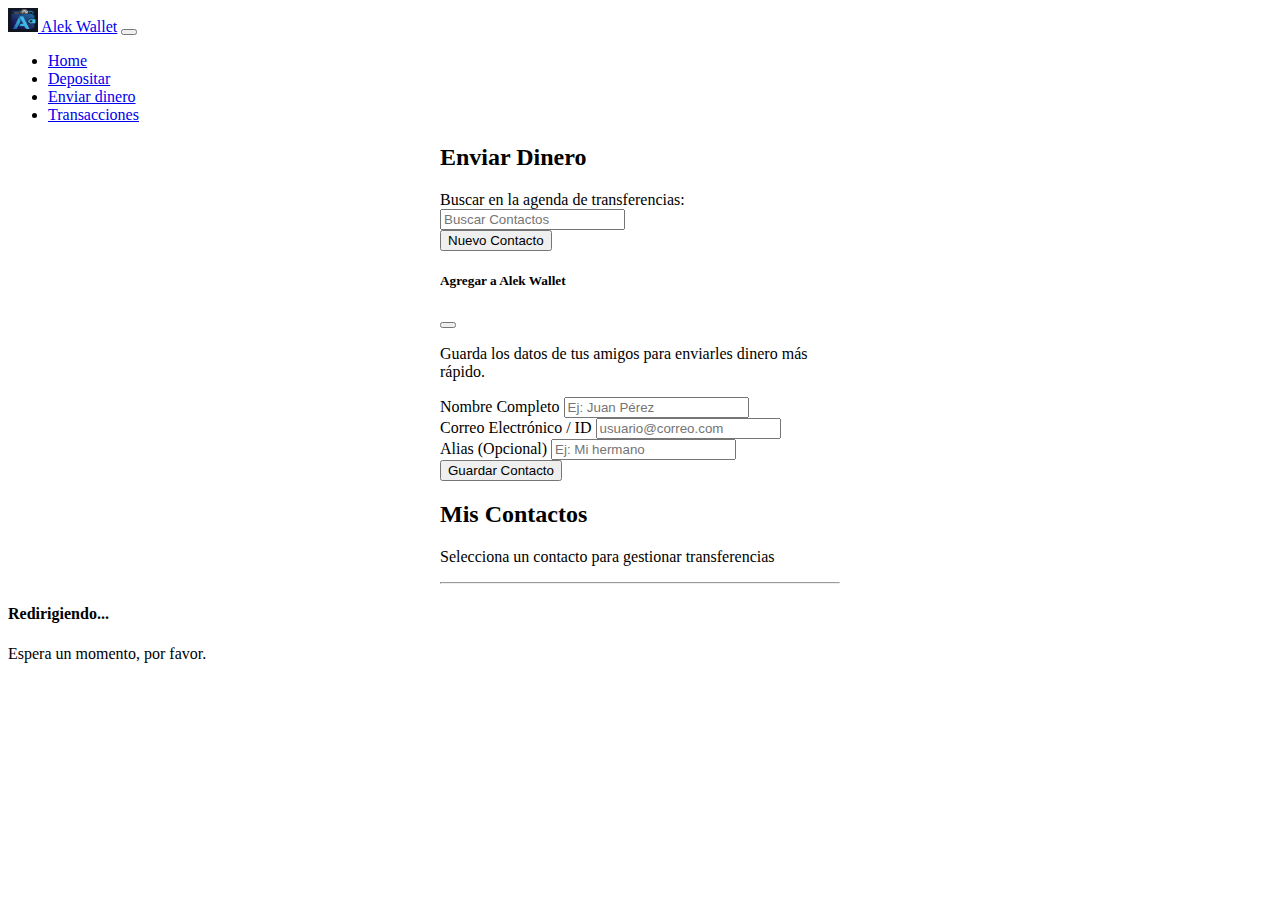
<file: wallet/sendmoney.html>
<!DOCTYPE html>
<html lang="en">

<head>
  <meta charset="UTF-8">
  <meta name="viewport" content="width=device-width, initial-scale=1.0">
  <link rel="stylesheet" href="/css/styles.css">
  <link href="https://cdn.jsdelivr.net/npm/bootstrap@5.3.8/dist/css/bootstrap.min.css" rel="stylesheet"
    integrity="sha384-sRIl4kxILFvY47J16cr9ZwB07vP4J8+LH7qKQnuqkuIAvNWLzeN8tE5YBujZqJLB" crossorigin="anonymous">
  <title>Enviar Dinero</title>
</head>

<body>
  <nav class="navbar navbar-expand-lg bg-body-tertiary">
    <div class="container-fluid">
      <a class="navbar-brand" href="/menu.html">
        <img src="/img/logo.png" alt="Logo" width="30" height="24" class="d-inline-block align-text-top">
        Alek Wallet</a>
      <button class="navbar-toggler" type="button" data-bs-toggle="collapse" data-bs-target="#navbarSupportedContent"
        aria-controls="navbarSupportedContent" aria-expanded="false" aria-label="Toggle navigation">
        <span class="navbar-toggler-icon"></span>
      </button>
      <div class="collapse navbar-collapse " id="navbarSupportedContent">
        <ul class="navbar-nav mb-2 mb-lg-0 mx-auto">
          <li class="nav-item ">
            <a class="nav-link active" aria-current="page" href="/menu.html" id="home">Home</a>
          </li>
          <li class="nav-item">
            <a class="nav-link" href="/deposit.html" id="deposit">Depositar</a>
          </li>
          <li class="nav-item">
            <a class="nav-link" href="/sendmoney.html" id="sendmoney">Enviar dinero</a>
          </li>
          <li class="nav-item">
            <a class="nav-link" href="/transactions.html" id="transactions">Transacciones</a>
          </li>
        </ul>
      </div>
    </div>
  </nav>
  <!--formulario para agregar gente-->



  <!--formulario para elegir un contacto-->
  <div class="container">
    <h2>Enviar Dinero</h2>
    <form>
      <div class="form-group">
        <label for="searchContact">Buscar en la agenda de transferencias:</label>
        <input type="text" class="form-control" id="searchContact" placeholder="Buscar Contactos">
      </div>
      <div class="text-center mt-3">
        <button class="btn btn-dark rounded-pill px-4 shadow-sm" type="button" data-bs-toggle="offcanvas"
          data-bs-target="#offcanvasContacto" aria-controls="offcanvasContacto">
          <i class="bi bi-person-plus-fill me-2"></i>Nuevo Contacto
        </button>
      </div>

      <div class="offcanvas offcanvas-end" tabindex="-1" id="offcanvasContacto" aria-labelledby="offcanvasLabel">
        <div class="offcanvas-header bg-primary text-white">
          <h5 class="offcanvas-title fw-bold" id="offcanvasLabel">Agregar a Alek Wallet</h5>
          <button type="button" class="btn-close btn-close-white" data-bs-dismiss="offcanvas"
            aria-label="Close"></button>
        </div>
        <div class="offcanvas-body">
          <p class="text-muted">Guarda los datos de tus amigos para enviarles dinero más rápido.</p>

          <form id="formNuevoContacto">
            <div class="mb-3">
              <label class="form-label fw-semibold">Nombre Completo</label>
              <input type="text" id="nombreContacto" class="form-control" placeholder="Ej: Juan Pérez" required>
            </div>

            <div class="mb-3">
              <label class="form-label fw-semibold">Correo Electrónico / ID</label>
              <input type="email" id="idContacto" class="form-control" placeholder="usuario@correo.com" required>
            </div>

            <div class="mb-4">
              <label class="form-label fw-semibold">Alias (Opcional)</label>
              <input type="text" id="aliasContacto" class="form-control" placeholder="Ej: Mi hermano">
            </div>

            <button type="submit" class="btn btn-primary w-100 py-2 shadow">
              Guardar Contacto
            </button>
          </form>
        </div>
      </div>
    </form>
    <div class="container mt-5 px-4">
      <div class="row mb-4 text-center">
        <div class="col-12">
          <h2 class="fw-bold text-dark">Mis Contactos</h2>
          <p class="text-muted">Selecciona un contacto para gestionar transferencias</p>
          <hr class="w-25 mx-auto border-primary border-2 opacity-75">
        </div>
      </div>

      <div id="listaContactos" class="row g-4 justify-content-center">
      </div>
    </div>
  </div>
  <!-- generamos un nuevo modal que pida el monto -->



<!--modal que realiza la redireccion-->
  <div class="modal fade" id="modalRedireccion" data-bs-backdrop="static" data-bs-keyboard="false" tabindex="-1"
    aria-hidden="true">
    <div class="modal-dialog modal-dialog-centered">
      <div class="modal-content text-center p-4">
        <div class="modal-body">
          <div class="spinner-border text-primary mb-3" role="status"></div>
          <h4 id="redirigiendo" class="fw-bold">Redirigiendo...</h4>
          <p class="text-muted">Espera un momento, por favor.</p>
        </div>
      </div>
    </div>
  </div>


  <script src="/js/menu.js"></script>
  <script src="https://cdn.jsdelivr.net/npm/bootstrap@5.3.8/dist/js/bootstrap.bundle.min.js"
    integrity="sha384-FKyoEForCGlyvwx9Hj09JcYn3nv7wiPVlz7YYwJrWVcXK/BmnVDxM+D2scQbITxI"
    crossorigin="anonymous"></script>
  <script src="/js/transferencia.js"></script>
</body>

</html>
</file>
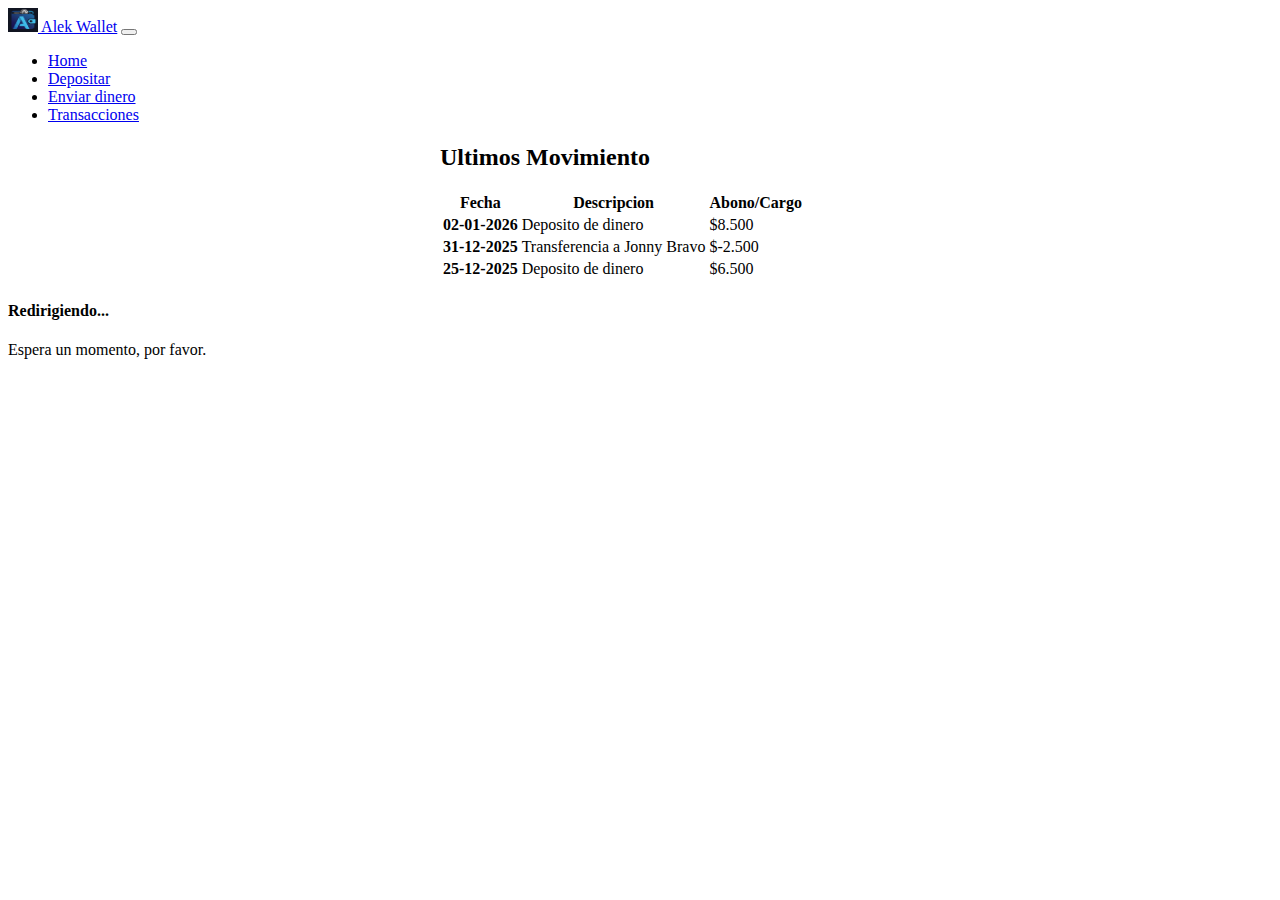
<file: wallet/transactions.html>
<!DOCTYPE html>
<html lang="en">

<head>
  <meta charset="UTF-8">
  <meta name="viewport" content="width=device-width, initial-scale=1.0">
  <link rel="stylesheet" href="/css/styles.css">
  <link href="https://cdn.jsdelivr.net/npm/bootstrap@5.3.8/dist/css/bootstrap.min.css" rel="stylesheet"
    integrity="sha384-sRIl4kxILFvY47J16cr9ZwB07vP4J8+LH7qKQnuqkuIAvNWLzeN8tE5YBujZqJLB" crossorigin="anonymous">
  <title>Transacciones</title>
</head>

<body>
  <nav class="navbar navbar-expand-lg bg-body-tertiary">
    <div class="container-fluid">
      <a class="navbar-brand" href="/menu.html">
        <img src="/img/logo.png" alt="Logo" width="30" height="24" class="d-inline-block align-text-top">
        Alek Wallet</a>
      <button class="navbar-toggler" type="button" data-bs-toggle="collapse" data-bs-target="#navbarSupportedContent"
        aria-controls="navbarSupportedContent" aria-expanded="false" aria-label="Toggle navigation">
        <span class="navbar-toggler-icon"></span>
      </button>
      <div class="collapse navbar-collapse " id="navbarSupportedContent">
        <ul class="navbar-nav mb-2 mb-lg-0 mx-auto">
          <li class="nav-item ">
            <a class="nav-link active" aria-current="page" href="/menu.html" id="home">Home</a>
          </li>
          <li class="nav-item">
            <a class="nav-link" href="/deposit.html" id="deposit">Depositar</a>
          </li>
          <li class="nav-item">
            <a class="nav-link" href="/sendmoney.html" id="sendmoney">Enviar dinero</a>
          </li>
          <li class="nav-item">
            <a class="nav-link" href="/transactions.html" id="transactions">Transacciones</a>
          </li>
        </ul>
      </div>
    </div>
  </nav>


  <div class="container">
    <h2 class="mt-lg-3 mb-lg-3">Ultimos Movimiento</h2>
    <table class="table table-striped-columns table-hover table-bordered">
      <thead>
        <tr>
          <th scope="col">Fecha</th>
          <th scope="col">Descripcion</th>
          <th scope="col">Abono/Cargo</th>
        </tr>
      </thead>
      <tbody>
        <tr>
          <th scope="row">02-01-2026</th>
          <td>Deposito de dinero</td>
          <td>$8.500</td>
        </tr>
        <tr>
          <th scope="row">31-12-2025</th>
          <td>Transferencia a Jonny Bravo</td>
          <td>$-2.500</td>
        </tr>
        <tr>
          <th scope="row">25-12-2025</th>
          <td>Deposito de dinero</td>
          <td>$6.500</td>
        </tr>
      </tbody>
    </table>
  </div>

<div  class="modal fade" id="modalRedireccion" data-bs-backdrop="static" data-bs-keyboard="false" tabindex="-1" aria-hidden="true">
  <div class="modal-dialog modal-dialog-centered">
    <div class="modal-content text-center p-4">
      <div class="modal-body">
        <div class="spinner-border text-primary mb-3" role="status"></div>
        <h4 id="redirigiendo" class="fw-bold">Redirigiendo...</h4>
        <p class="text-muted">Espera un momento, por favor.</p>
      </div>
    </div>
  </div>
</div>

   <script src="/js/menu.js"></script>
  <script src="/js/transacciones.js"></script>
  <script src="https://cdn.jsdelivr.net/npm/bootstrap@5.3.8/dist/js/bootstrap.bundle.min.js"
    integrity="sha384-FKyoEForCGlyvwx9Hj09JcYn3nv7wiPVlz7YYwJrWVcXK/BmnVDxM+D2scQbITxI"
    crossorigin="anonymous"></script>

</body>

</html>
</file>
<file: css/styles.css>
body .index {
    padding: 20px;
    background-color: #f0f2f5; /* Un fondo gris suave para que resalte la sombra */
    display: flex;
    align-items: center;
    justify-content: center;
    min-height: 100 vh;
}
.card {
    transition: transform 0.3s ease;
  }
  .card:hover {
    transform: translateY(-5px); /* Efecto sutil de levitación al pasar el mouse */
  }

.container {
    max-width: 400px;
    margin: 0 auto;
}

.login-card {
    max-width: 400px;
    width: 100%;
    border-radius: 15px;
    transition: all 0.3s ease;
}

/* Podemos personalizar incluso los inputs cuando se seleccionan */
.login-card .form-control:focus {
    border-color: #0d6efd;
    box-shadow: 0 0 0 0.25rem rgba(13, 110, 253, .25);
}
/* Estilo base para diferenciar del fondo blanco */
.contacto-card {
    background-color: #ececec !important; /* Un gris claro sutil */
    border: 1px solid #dee2e6 !important;
}

/* Efecto al pasar el ratón */
.contacto-card:hover {
    background-color: #343a40 !important; /* Gris oscuro (Dark de Bootstrap) */
    transform: translateY(-2px); /* Pequeño salto hacia arriba */
    box-shadow: 0 4px 15px rgba(0,0,0,0.2) !important;
}

/* Cambiar el color del texto a blanco solo cuando pasamos el mouse */
.contacto-card:hover h6 {
    color: white !important;
}
.contacto-card:hover small {
    color: #adadad !important;
}
</file>
<file: css/login.css>
/* Centrado perfecto y fondo con degradado suave */
body {
    background: #f8f9fa; /* Gris muy claro */
    font-family: 'Segoe UI', Tahoma, Geneva, Verdana, sans-serif;
}

/* Animación al pasar el mouse por los inputs */
.form-control:focus {
    box-shadow: 0 0 0 0.25 margin-left;
    border-color: #0d6efd;
    box-shadow: 0 0 8px rgba(13, 110, 253, 0.25);
}

/* Estilo de la tarjeta */
.card {
    border-radius: 15px;
}

/* Ajuste para que el error-container no mueva mucho el diseño */
#error-container {
    min-height: 50px;
}
</file>
<file: css/register.css>
body { 
    background-color: #f8f9fa; 
}

.card { 
    max-width: 500px; margin: 50px auto; 
}
</file>
